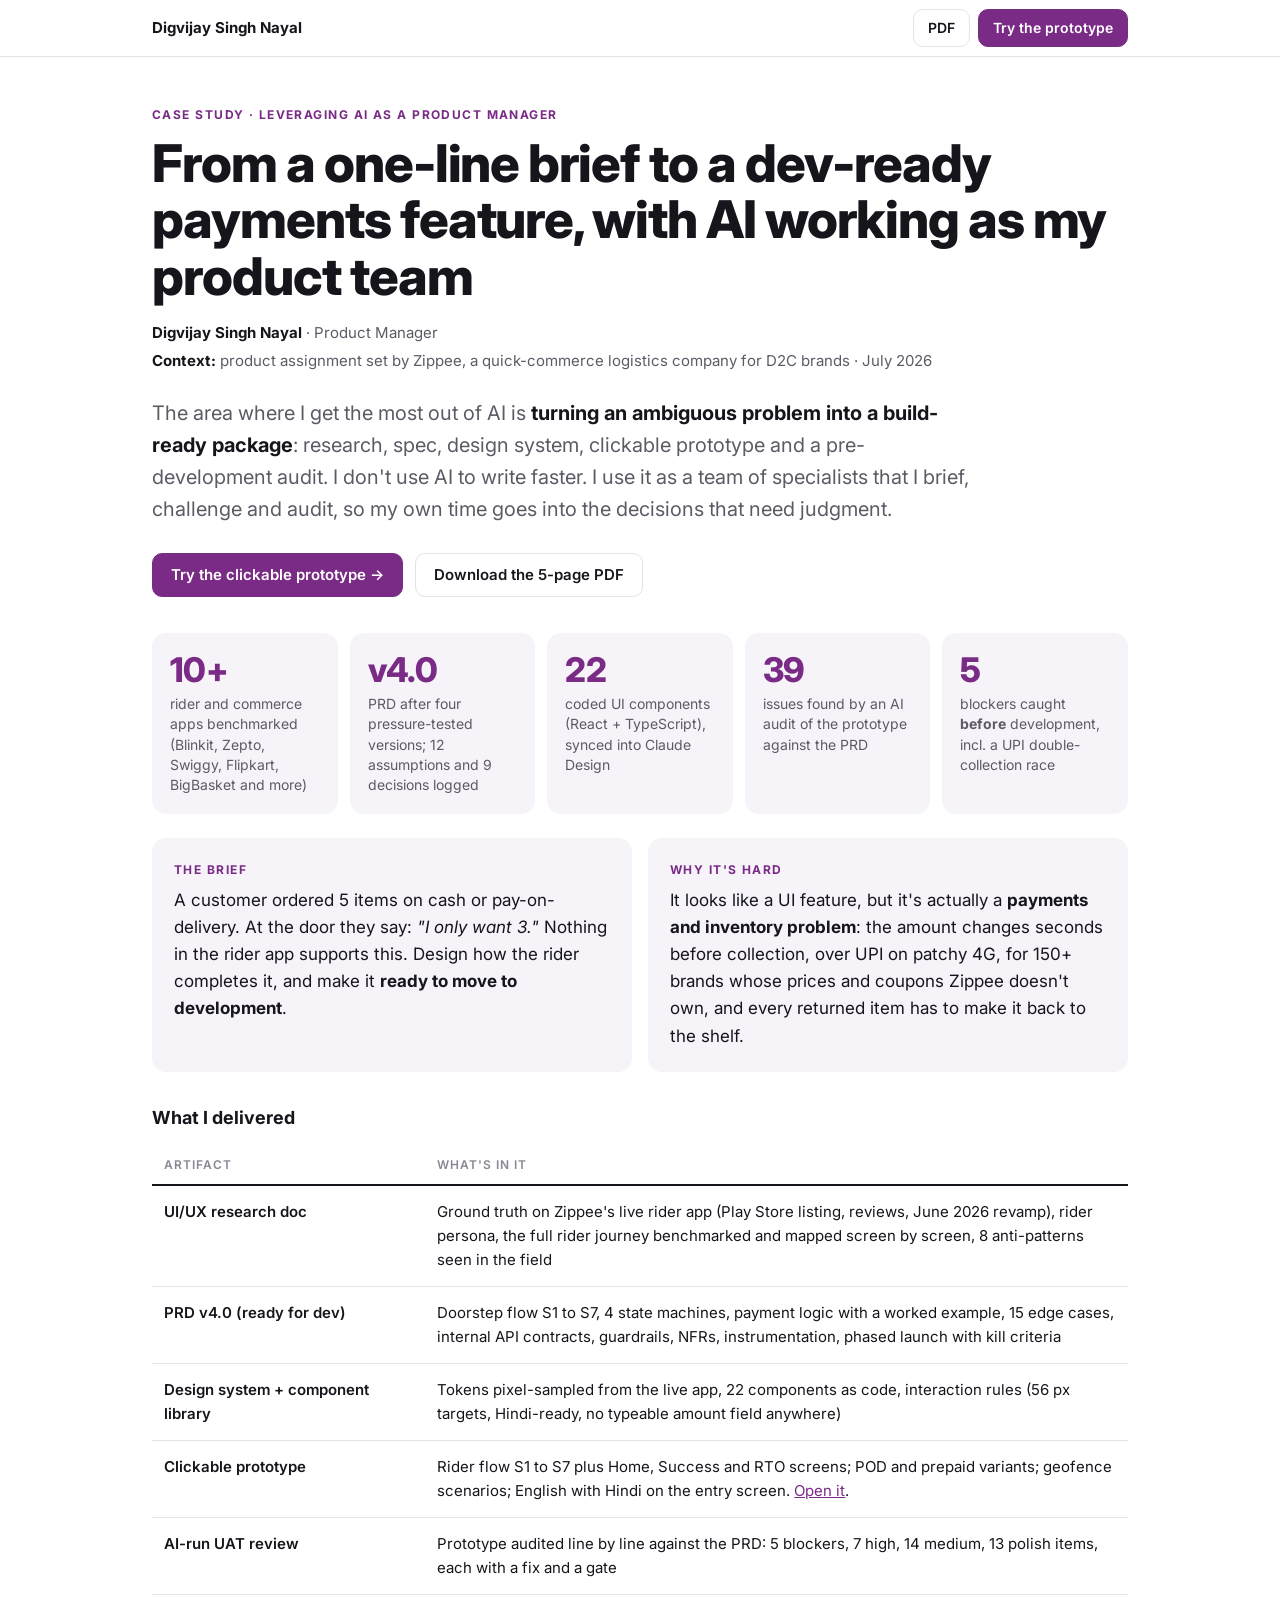
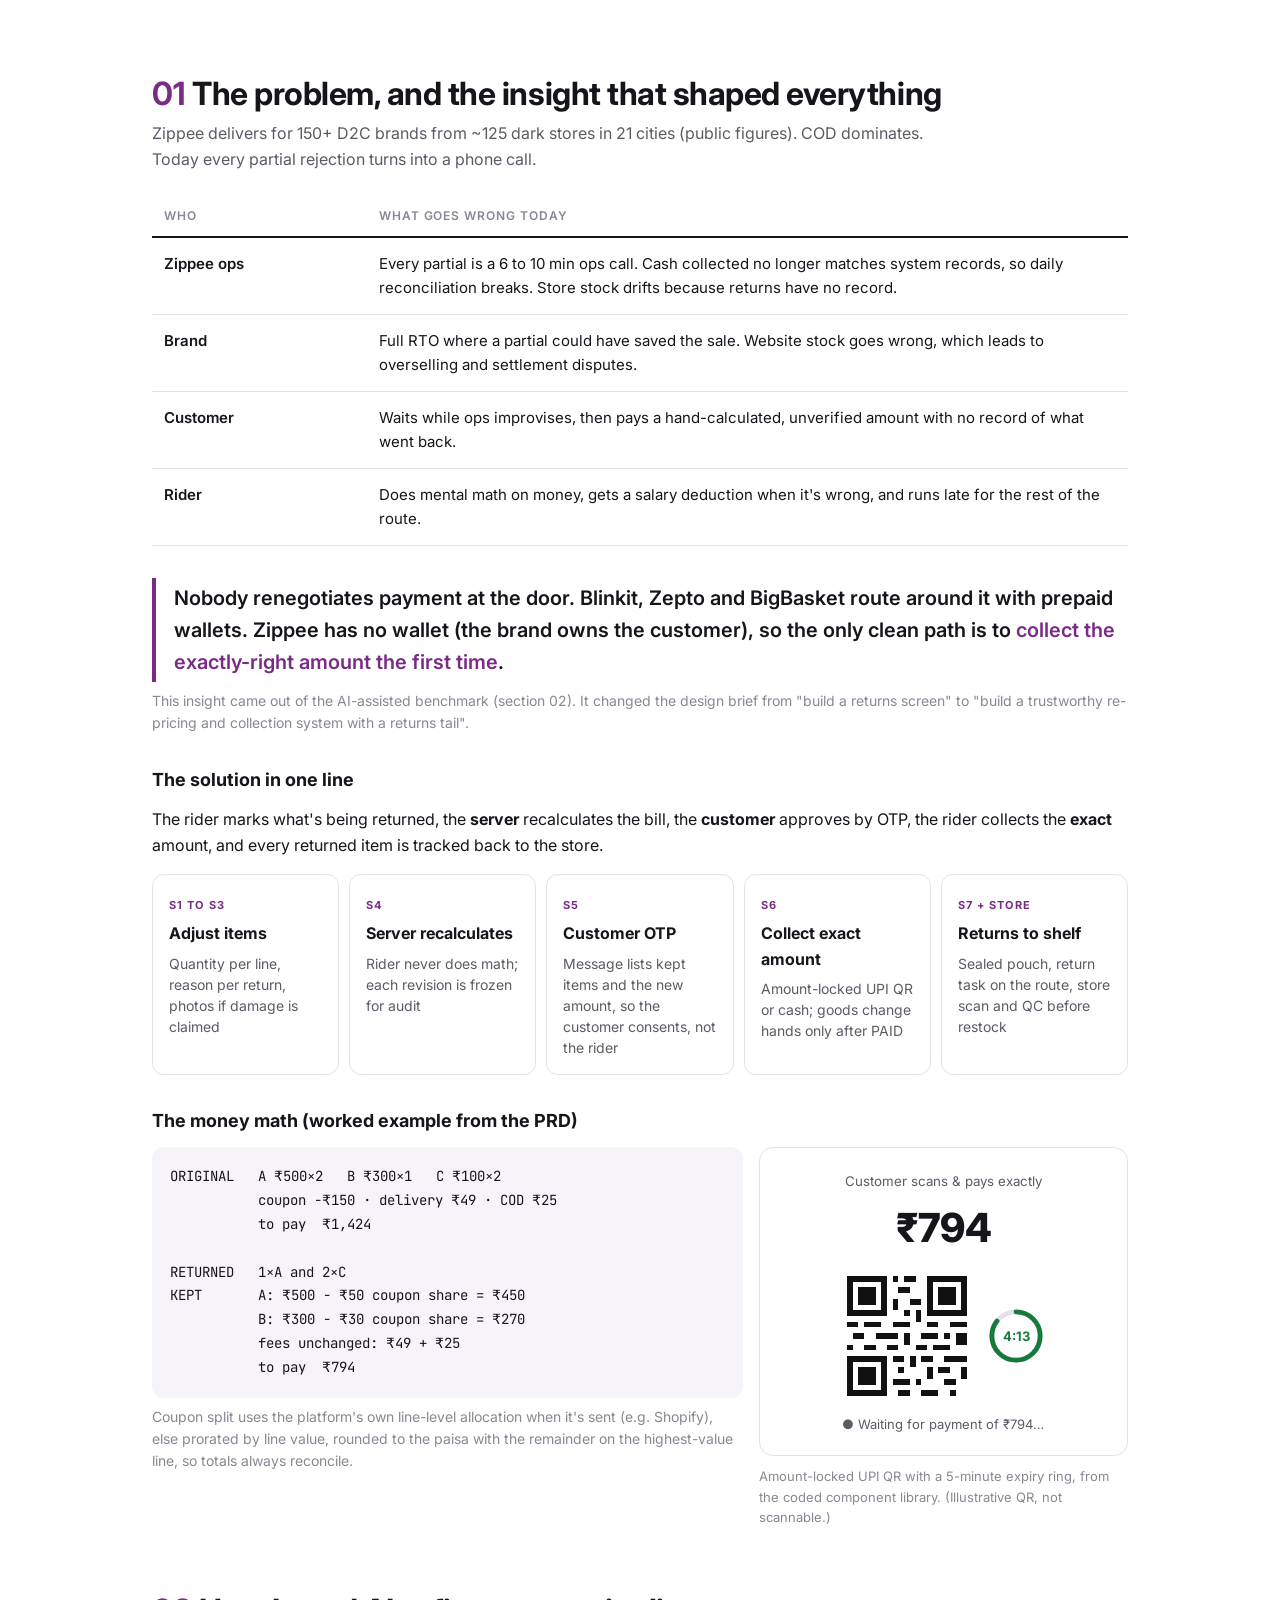
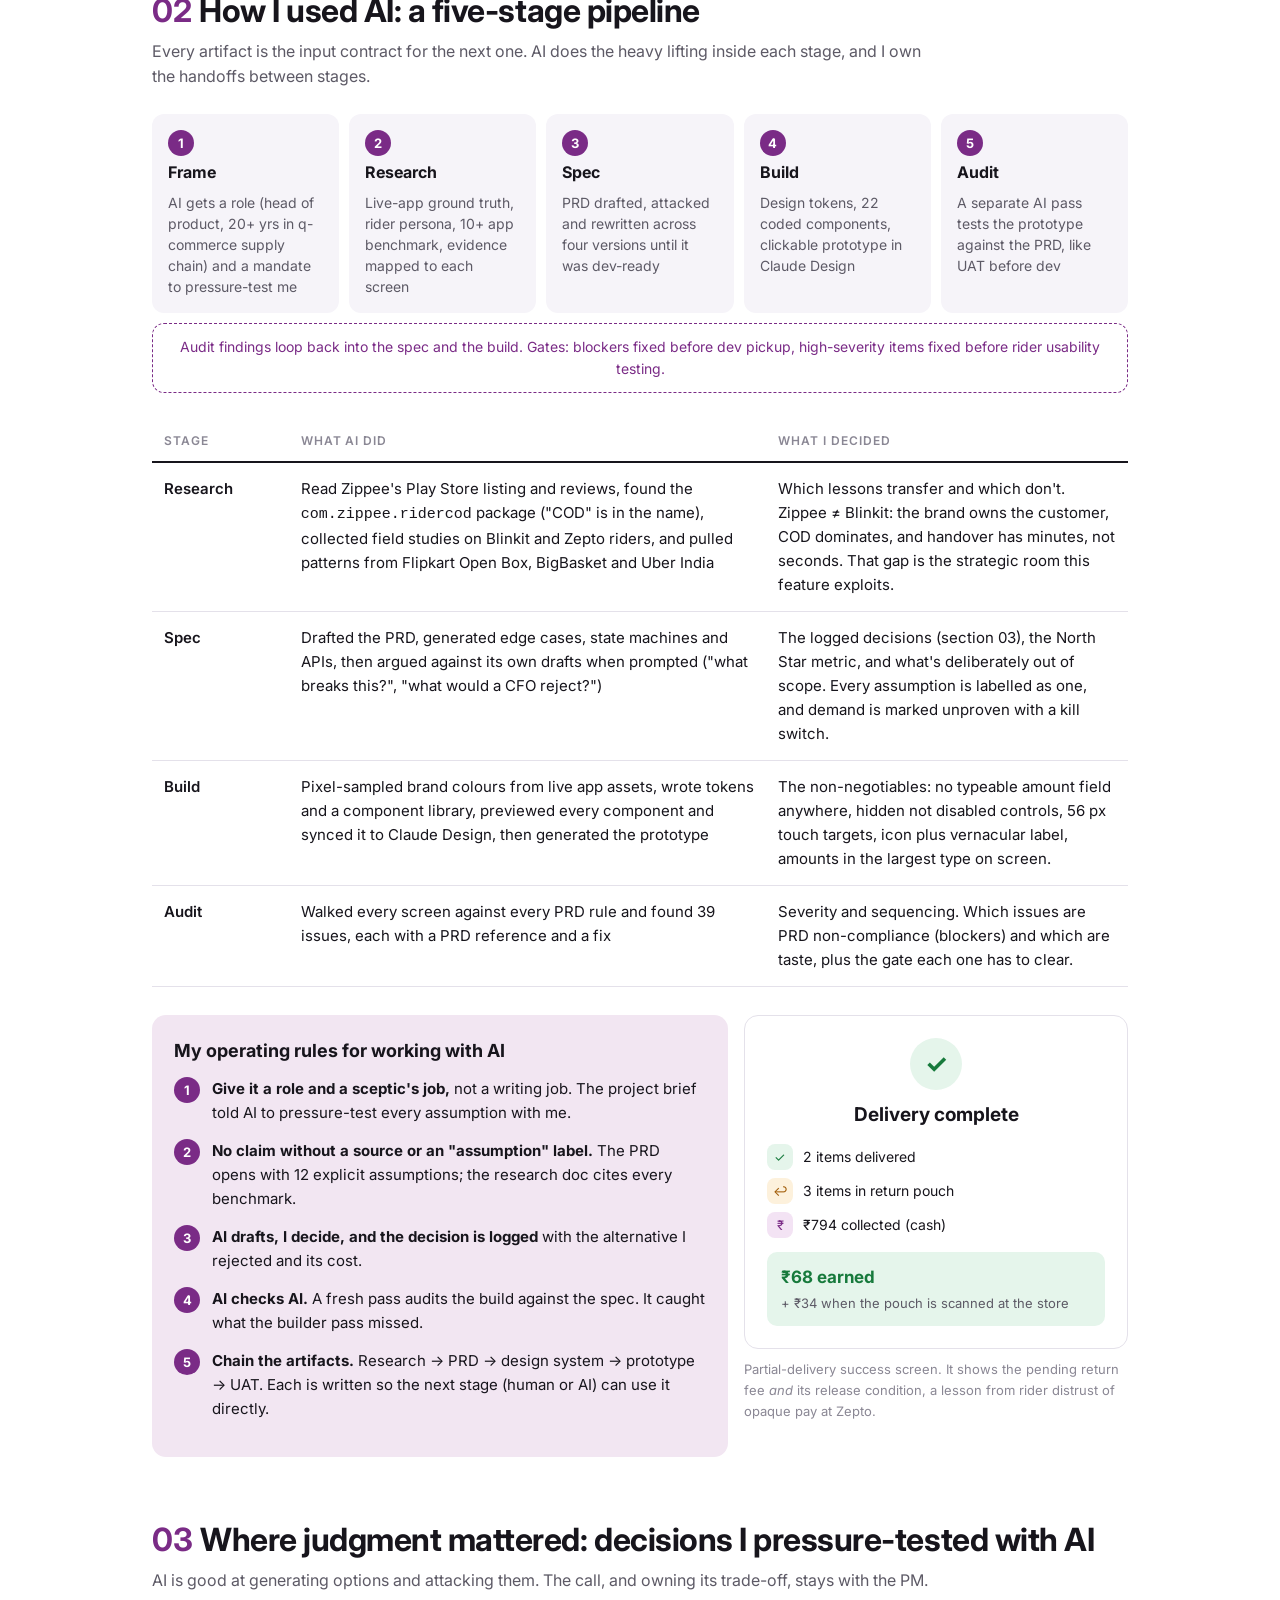
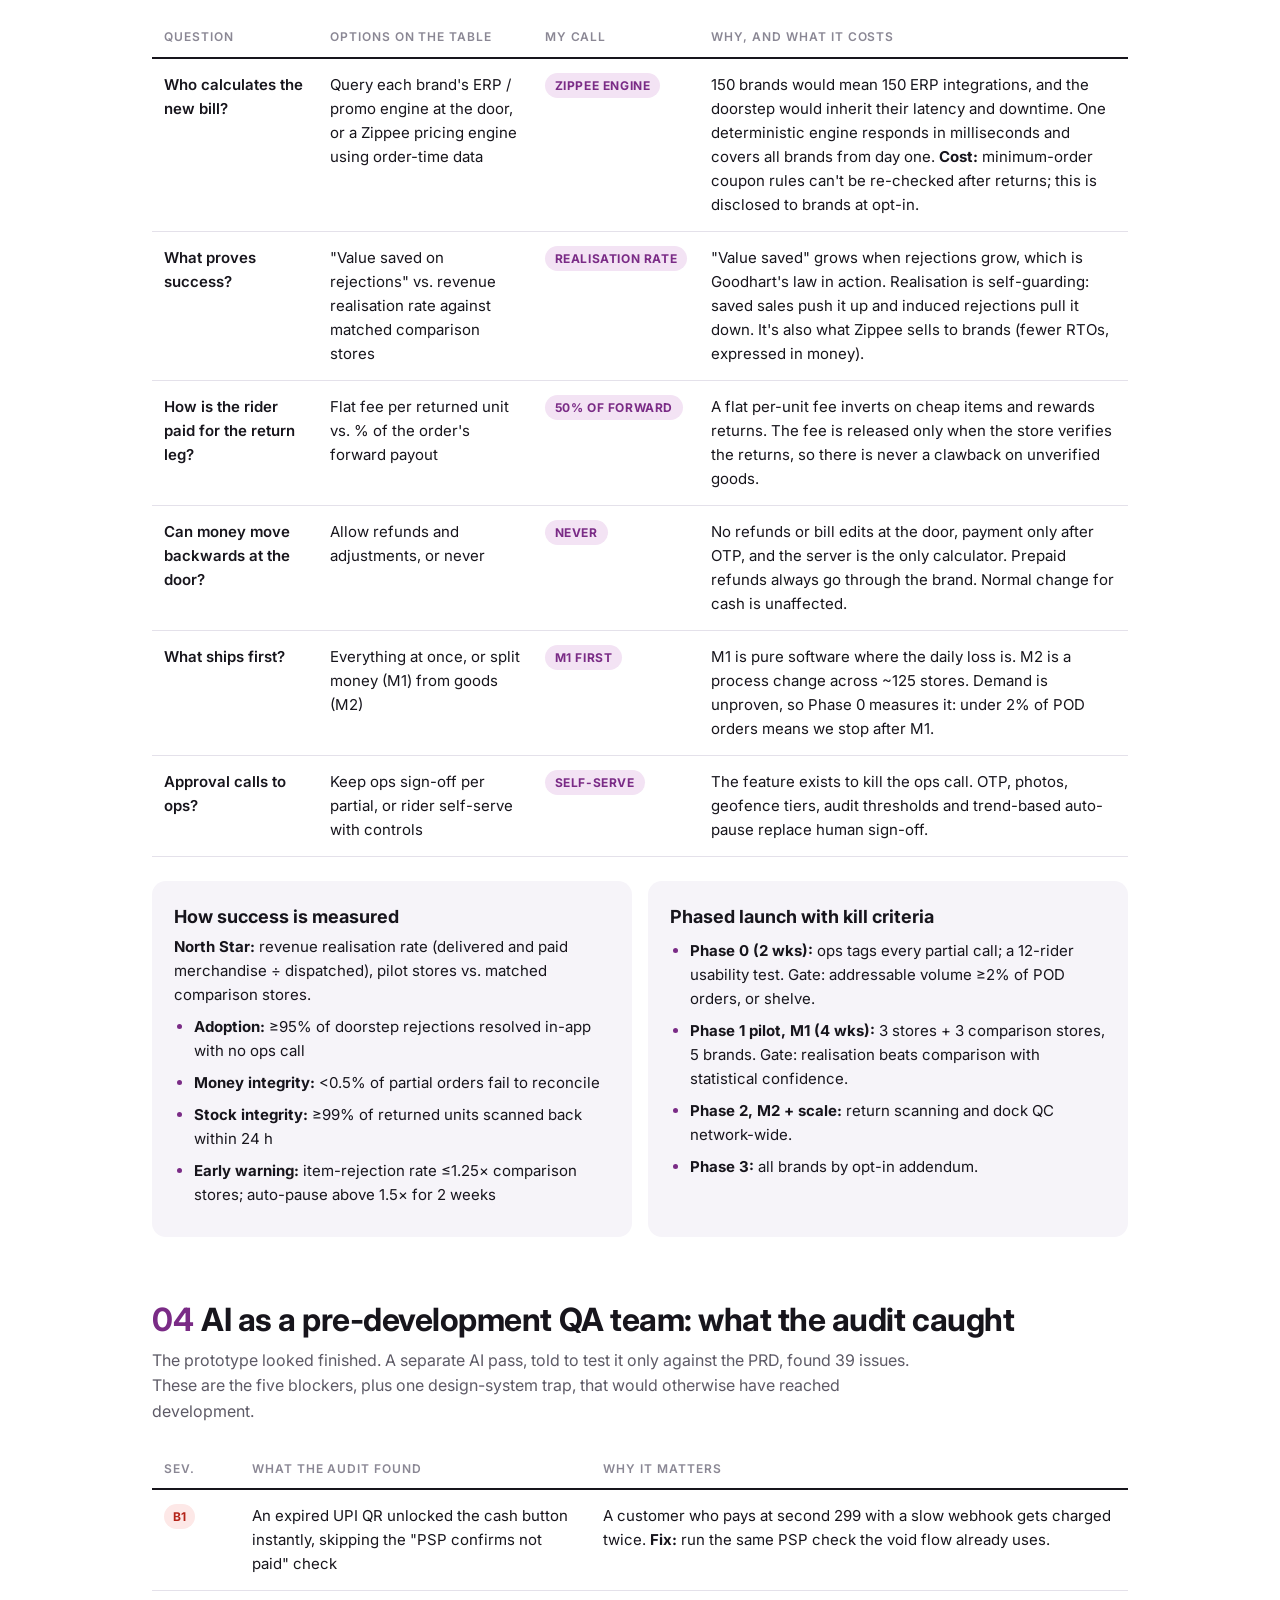
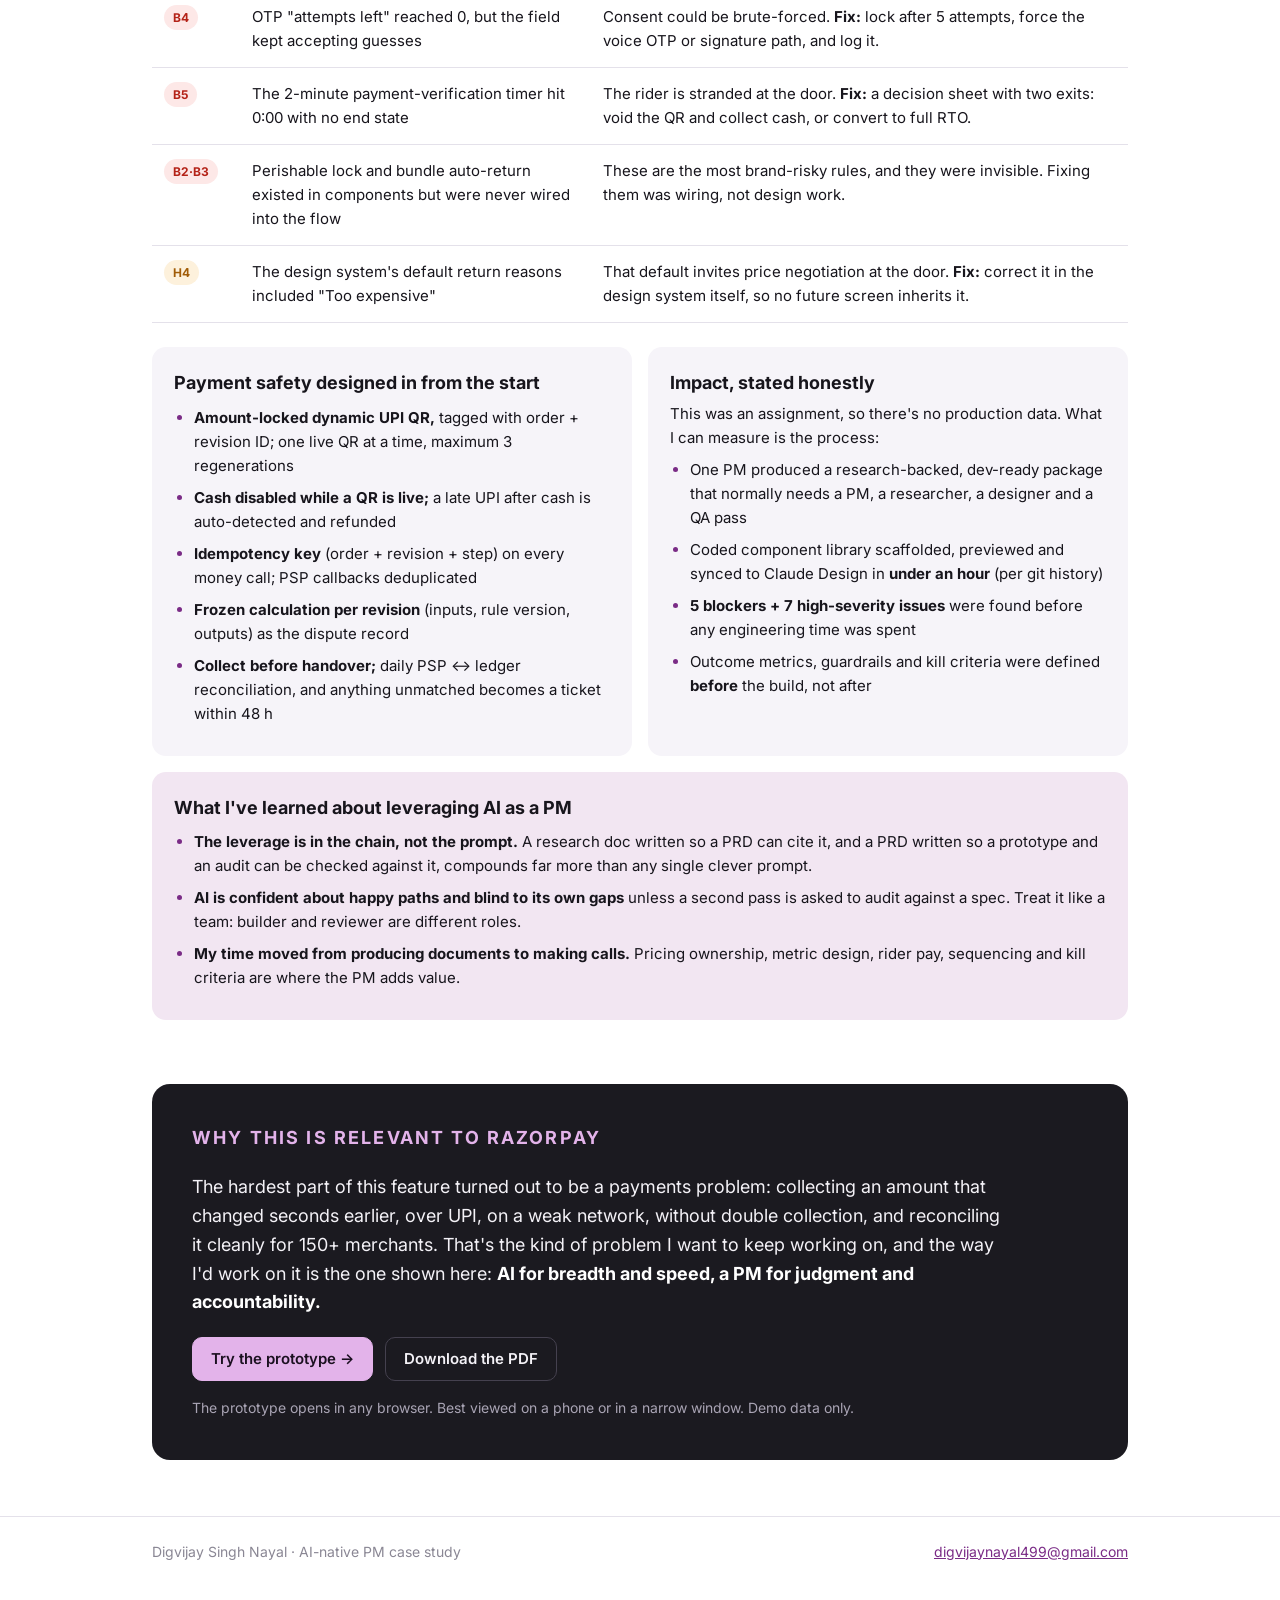
<file: index.html>
<!doctype html>
<html lang="en">
<head>
<meta charset="utf-8">
<meta name="viewport" content="width=device-width, initial-scale=1">
<title>Partial Delivery Case Study</title>
<link rel="icon" href="data:image/svg+xml,%3Csvg xmlns=%22http://www.w3.org/2000/svg%22 viewBox=%220 0 32 32%22%3E%3Crect width=%2232%22 height=%2232%22 rx=%228%22 fill=%22%2385328C%22/%3E%3Cpath d=%22M9 11h14L10 22h13%22 fill=%22none%22 stroke=%22%23fff%22 stroke-width=%223%22 stroke-linecap=%22round%22 stroke-linejoin=%22round%22/%3E%3C/svg%3E">
<meta name="description" content="How I took a one-line brief to a dev-ready payments feature for a quick-commerce rider app, with AI working as my product team. Case study by Digvijay Singh Nayal.">
<link rel="preconnect" href="https://fonts.googleapis.com">
<link rel="preconnect" href="https://fonts.gstatic.com" crossorigin>
<link href="https://fonts.googleapis.com/css2?family=Inter:wght@400;500;600;700;800&family=JetBrains+Mono:wght@400;500&display=swap" rel="stylesheet">
<style>
  :root {
    --bg: #ffffff;
    --surface: #f6f4f9;
    --surface-2: #f2e6f2;
    --text: #17151c;
    --muted: #5d5a66;
    --faint: #8a8794;
    --line: #e4e1ea;
    --accent: #7a2b86;
    --accent-soft: #f3e3f4;
    --dark: #1b1a20;
    --dark-text: #f4f2f7;
    --red: #b42318;
    --red-soft: #fde8e7;
    --amber: #a15c07;
    --amber-soft: #fdf1dc;
    --green: #177a3c;
    --green-soft: #e5f5eb;
  }
  @media (prefers-color-scheme: dark) {
    :root:not([data-theme="light"]) {
      --bg: #121117;
      --surface: #1c1a22;
      --surface-2: #261d2a;
      --text: #efedf3;
      --muted: #b0acba;
      --faint: #8a8695;
      --line: #2e2b36;
      --accent: #d59ce0;
      --accent-soft: #3a2340;
      --dark: #0b0a0e;
      --dark-text: #f4f2f7;
      --red: #ff9b92;
      --red-soft: #3b1d1b;
      --amber: #f3c16f;
      --amber-soft: #3a2c15;
      --green: #7fdc9f;
      --green-soft: #173222;
    }
  }
  :root[data-theme="dark"] {
    --bg: #121117; --surface: #1c1a22; --surface-2: #261d2a; --text: #efedf3; --muted: #b0acba;
    --faint: #8a8695; --line: #2e2b36; --accent: #d59ce0; --accent-soft: #3a2340; --dark: #0b0a0e;
    --dark-text: #f4f2f7; --red: #ff9b92; --red-soft: #3b1d1b; --amber: #f3c16f; --amber-soft: #3a2c15;
    --green: #7fdc9f; --green-soft: #173222;
  }

  * { box-sizing: border-box; }
  html { -webkit-text-size-adjust: 100%; }
  body {
    margin: 0; background: var(--bg); color: var(--text);
    font: 16px/1.6 Inter, system-ui, -apple-system, "Segoe UI", sans-serif;
  }
  a { color: var(--accent); }
  .wrap { max-width: 1040px; margin: 0 auto; padding: 0 16px; }
  @media (min-width: 720px) { .wrap { padding: 0 32px; } }

  /* Top bar */
  .top { position: sticky; top: 0; z-index: 10; background: color-mix(in srgb, var(--bg) 88%, transparent);
    backdrop-filter: blur(8px); border-bottom: 1px solid var(--line); }
  .top .wrap { display: flex; align-items: center; justify-content: space-between; gap: 12px; height: 56px; }
  .top .name { font-weight: 700; font-size: 15px; white-space: nowrap; }
  .top nav { display: flex; gap: 8px; }
  .btn { display: inline-flex; align-items: center; justify-content: center; gap: 8px; min-height: 44px;
    padding: 0 18px; border-radius: 10px; font-weight: 600; font-size: 15px; text-decoration: none;
    border: 1px solid var(--line); color: var(--text); background: var(--bg); white-space: nowrap; }
  .btn.primary { background: var(--accent); color: #fff; border-color: var(--accent); }
  :root[data-theme="dark"] .btn.primary { color: #1b1020; }
  @media (prefers-color-scheme: dark) { :root:not([data-theme="light"]) .btn.primary { color: #1b1020; } }
  .top .btn { min-height: 38px; padding: 0 14px; font-size: 14px; }
  @media (max-width: 520px) { .top .btn.ghost-sm { display: none; } }

  /* Hero */
  .eyebrow { color: var(--accent); font-weight: 700; font-size: 12px; letter-spacing: .12em; text-transform: uppercase; margin: 0 0 12px; }
  header.hero { padding: 48px 0 24px; }
  h1 { font-size: clamp(30px, 5.4vw, 52px); line-height: 1.08; letter-spacing: -.02em; margin: 0 0 16px; font-weight: 800; }
  .byline { color: var(--muted); font-size: 15px; margin: 0 0 4px; }
  .byline b { color: var(--text); }
  .lede { font-size: clamp(17px, 2.2vw, 20px); color: var(--muted); max-width: 820px; margin: 24px 0 0; }
  .lede b { color: var(--text); }
  .cta { display: flex; flex-wrap: wrap; gap: 12px; margin-top: 28px; }

  .stats { display: grid; grid-template-columns: repeat(auto-fit, minmax(160px, 1fr)); gap: 12px; margin: 36px 0 0; }
  .stat { background: var(--surface); border-radius: 14px; padding: 18px; }
  .stat .n { font-size: 34px; font-weight: 800; color: var(--accent); line-height: 1.1; letter-spacing: -.02em; }
  .stat p { margin: 6px 0 0; font-size: 14px; color: var(--muted); line-height: 1.45; }

  .pair { display: grid; gap: 16px; margin-top: 24px; }
  @media (min-width: 760px) { .pair { grid-template-columns: 1fr 1fr; } }
  .card { background: var(--surface); border-radius: 14px; padding: 22px; }
  .card h3 { margin: 0 0 8px; font-size: 12px; letter-spacing: .12em; text-transform: uppercase; color: var(--accent); }
  .card p { margin: 0; font-size: 17px; }

  /* Sections */
  section { padding: 56px 0 8px; }
  h2 { font-size: clamp(24px, 3.6vw, 32px); letter-spacing: -.015em; line-height: 1.2; margin: 0 0 8px; }
  h2 .num { color: var(--accent); margin-right: 8px; }
  .sub { color: var(--muted); margin: 0 0 24px; max-width: 780px; }
  h4 { font-size: 18px; margin: 32px 0 12px; }

  /* Tables → stacked on mobile */
  table { width: 100%; border-collapse: collapse; font-size: 15px; }
  th { text-align: left; font-size: 12px; letter-spacing: .08em; text-transform: uppercase; color: var(--faint);
    font-weight: 600; padding: 10px 12px; border-bottom: 2px solid var(--text); }
  td { padding: 14px 12px; border-bottom: 1px solid var(--line); vertical-align: top; }
  td:first-child { font-weight: 600; }
  @media (max-width: 720px) {
    table, tbody, tr, td { display: block; width: 100%; }
    thead { display: none; }
    tr { border-bottom: 1px solid var(--line); padding: 12px 0; }
    td { border: 0; padding: 4px 0; }
    td[data-l]::before { content: attr(data-l); display: block; font-size: 11px; letter-spacing: .08em;
      text-transform: uppercase; color: var(--faint); font-weight: 600; margin-top: 6px; }
  }

  .insight { border-left: 4px solid var(--accent); padding: 4px 0 4px 18px; margin: 32px 0 8px;
    font-size: clamp(17px, 2.2vw, 20px); font-weight: 600; }
  .insight em { font-style: normal; color: var(--accent); }
  .note { color: var(--faint); font-size: 14px; margin: 8px 0 0; }

  /* Flow strip */
  .flow { display: grid; gap: 10px; grid-template-columns: 1fr; }
  @media (min-width: 640px) { .flow { grid-template-columns: repeat(2, 1fr); } }
  @media (min-width: 960px) { .flow { grid-template-columns: repeat(5, 1fr); } }
  .step { border: 1px solid var(--line); border-radius: 12px; padding: 16px; }
  .step .k { font-size: 11px; font-weight: 700; letter-spacing: .1em; color: var(--accent); text-transform: uppercase; }
  .step b { display: block; margin: 4px 0 6px; }
  .step p { margin: 0; font-size: 14px; color: var(--muted); line-height: 1.5; }

  /* Money math */
  .math { display: grid; gap: 16px; margin-top: 8px; grid-template-columns: minmax(0, 1fr); }
  .math > * { min-width: 0; }
  @media (min-width: 820px) { .math { grid-template-columns: minmax(0, 1.6fr) minmax(0, 1fr); align-items: start; } }
  pre { margin: 0; background: var(--surface); border-radius: 12px; padding: 18px; overflow-x: auto;
    font: 14px/1.7 "JetBrains Mono", ui-monospace, monospace; }
  .qr-card { border: 1px solid var(--line); border-radius: 14px; padding: 20px; text-align: center; }
  .qr-card small { color: var(--muted); }
  .qr-card .amt { font-size: 40px; font-weight: 800; margin: 2px 0 10px; letter-spacing: -.02em; }
  .qr-card .row { display: flex; justify-content: center; align-items: center; gap: 14px; }
  .qr-card svg.qr { width: 132px; height: 132px; border-radius: 6px; background: #fff; padding: 6px; }
  .ring { width: 58px; height: 58px; position: relative; }
  .ring span { position: absolute; inset: 0; display: grid; place-items: center; font-size: 13px; font-weight: 700; color: var(--green); }
  .qr-card .wait { margin-top: 12px; color: var(--muted); font-size: 13px; }

  /* Pipeline */
  .pipe { display: grid; gap: 10px; grid-template-columns: 1fr; }
  @media (min-width: 640px) { .pipe { grid-template-columns: repeat(2, 1fr); } }
  @media (min-width: 960px) { .pipe { grid-template-columns: repeat(5, 1fr); } }
  .pipe .step { background: var(--surface); border: 0; }
  .dot { display: inline-grid; place-items: center; width: 26px; height: 26px; border-radius: 50%;
    background: var(--accent); color: #fff; font-size: 13px; font-weight: 700; }
  :root[data-theme="dark"] .dot { color: #1b1020; }
  @media (prefers-color-scheme: dark) { :root:not([data-theme="light"]) .dot { color: #1b1020; } }
  .loop { margin-top: 10px; border: 1px dashed var(--accent); border-radius: 12px; padding: 12px 16px;
    font-size: 14px; color: var(--accent); text-align: center; }

  .rules { display: grid; gap: 16px; margin-top: 28px; }
  @media (min-width: 820px) { .rules { grid-template-columns: 1.5fr 1fr; align-items: start; } }
  .rules .card { background: var(--surface-2); }
  ol.nice { list-style: none; counter-reset: r; padding: 0; margin: 12px 0 0; }
  ol.nice li { counter-increment: r; position: relative; padding-left: 38px; margin: 0 0 14px; font-size: 15px; }
  ol.nice li::before { content: counter(r); position: absolute; left: 0; top: 0; width: 26px; height: 26px;
    border-radius: 50%; background: var(--accent); color: #fff; font-size: 13px; font-weight: 700; display: grid; place-items: center; }

  .success { border: 1px solid var(--line); border-radius: 14px; padding: 22px; }
  .success .tick { width: 52px; height: 52px; border-radius: 50%; background: var(--green-soft); color: var(--green);
    display: grid; place-items: center; margin: 0 auto 10px; font-size: 26px; font-weight: 700; }
  .success h5 { text-align: center; font-size: 19px; margin: 0 0 14px; }
  .success ul { list-style: none; padding: 0; margin: 0 0 14px; font-size: 14px; }
  .success li { display: flex; gap: 10px; align-items: center; margin-bottom: 8px; }
  .success li i { width: 26px; height: 26px; border-radius: 8px; display: grid; place-items: center; font-style: normal; font-size: 13px; }
  .earned { background: var(--green-soft); border-radius: 10px; padding: 12px 14px; }
  .earned b { color: var(--green); font-size: 17px; }
  .earned p { margin: 2px 0 0; font-size: 13px; color: var(--muted); }
  .caption { color: var(--faint); font-size: 13px; margin: 10px 0 0; }

  .tag { display: inline-block; background: var(--accent-soft); color: var(--accent); font-size: 12px; font-weight: 700;
    letter-spacing: .05em; padding: 3px 10px; border-radius: 999px; white-space: nowrap; }
  .sev { display: inline-block; font-size: 12px; font-weight: 700; padding: 3px 9px; border-radius: 999px;
    background: var(--red-soft); color: var(--red); }
  .sev.h { background: var(--amber-soft); color: var(--amber); }

  .grid2 { display: grid; gap: 16px; margin-top: 24px; }
  @media (min-width: 760px) { .grid2 { grid-template-columns: 1fr 1fr; } }
  ul.bul { padding-left: 20px; margin: 8px 0 0; }
  ul.bul li { margin-bottom: 8px; font-size: 15px; }
  ul.bul li::marker { color: var(--accent); }
  .card h4 { margin: 0 0 4px; }

  .learned { background: var(--surface-2); }
  .razorpay { background: var(--dark); color: var(--dark-text); border-radius: 18px; padding: 32px 24px; margin: 56px 0 0; }
  @media (min-width: 720px) { .razorpay { padding: 40px; } }
  .razorpay .eyebrow { color: #e3b3ea; }
  .razorpay p { font-size: 18px; margin: 0 0 20px; max-width: 820px; }
  .razorpay b { color: #fff; }
  .razorpay .cta { margin-top: 8px; }
  .razorpay .btn { background: transparent; color: var(--dark-text); border-color: #45414f; }
  .razorpay .btn.primary { background: #e3b3ea; color: #1b1020; border-color: #e3b3ea; }

  footer { color: var(--faint); font-size: 14px; border-top: 1px solid var(--line); margin-top: 56px; padding: 24px 0 40px; }
  footer .wrap { display: flex; flex-wrap: wrap; justify-content: space-between; gap: 8px; }
</style>
</head>
<body>

<div class="top">
  <div class="wrap">
    <span class="name">Digvijay Singh Nayal</span>
    <nav>
      <a class="btn ghost-sm" href="assets/Digvijay_AI_PM_Case_Study.pdf" download>PDF</a>
      <a class="btn primary" href="prototype/">Try the prototype</a>
    </nav>
  </div>
</div>

<main class="wrap">

  <header class="hero">
    <p class="eyebrow">Case study · Leveraging AI as a product manager</p>
    <h1>From a one-line brief to a dev-ready payments feature, with AI working as my product team</h1>
    <p class="byline"><b>Digvijay Singh Nayal</b> · Product Manager</p>
    <p class="byline"><b>Context:</b> product assignment set by Zippee, a quick-commerce logistics company for D2C brands · July 2026</p>
    <p class="lede">The area where I get the most out of AI is <b>turning an ambiguous problem into a build-ready package</b>: research, spec, design system, clickable prototype and a pre-development audit. I don't use AI to write faster. I use it as a team of specialists that I brief, challenge and audit, so my own time goes into the decisions that need judgment.</p>
    <div class="cta">
      <a class="btn primary" href="prototype/">Try the clickable prototype →</a>
      <a class="btn" href="assets/Digvijay_AI_PM_Case_Study.pdf" download>Download the 5-page PDF</a>
    </div>

    <div class="stats">
      <div class="stat"><div class="n">10+</div><p>rider and commerce apps benchmarked (Blinkit, Zepto, Swiggy, Flipkart, BigBasket and more)</p></div>
      <div class="stat"><div class="n">v4.0</div><p>PRD after four pressure-tested versions; 12 assumptions and 9 decisions logged</p></div>
      <div class="stat"><div class="n">22</div><p>coded UI components (React + TypeScript), synced into Claude Design</p></div>
      <div class="stat"><div class="n">39</div><p>issues found by an AI audit of the prototype against the PRD</p></div>
      <div class="stat"><div class="n">5</div><p>blockers caught <b>before</b> development, incl. a UPI double-collection race</p></div>
    </div>

    <div class="pair">
      <div class="card">
        <h3>The brief</h3>
        <p>A customer ordered 5 items on cash or pay-on-delivery. At the door they say: <em>"I only want 3."</em> Nothing in the rider app supports this. Design how the rider completes it, and make it <b>ready to move to development</b>.</p>
      </div>
      <div class="card">
        <h3>Why it's hard</h3>
        <p>It looks like a UI feature, but it's actually a <b>payments and inventory problem</b>: the amount changes seconds before collection, over UPI on patchy 4G, for 150+ brands whose prices and coupons Zippee doesn't own, and every returned item has to make it back to the shelf.</p>
      </div>
    </div>

    <h4>What I delivered</h4>
    <table>
      <thead><tr><th style="width:28%">Artifact</th><th>What's in it</th></tr></thead>
      <tbody>
        <tr><td>UI/UX research doc</td><td data-l="What's in it">Ground truth on Zippee's live rider app (Play Store listing, reviews, June 2026 revamp), rider persona, the full rider journey benchmarked and mapped screen by screen, 8 anti-patterns seen in the field</td></tr>
        <tr><td>PRD v4.0 (ready for dev)</td><td data-l="What's in it">Doorstep flow S1 to S7, 4 state machines, payment logic with a worked example, 15 edge cases, internal API contracts, guardrails, NFRs, instrumentation, phased launch with kill criteria</td></tr>
        <tr><td>Design system + component library</td><td data-l="What's in it">Tokens pixel-sampled from the live app, 22 components as code, interaction rules (56 px targets, Hindi-ready, no typeable amount field anywhere)</td></tr>
        <tr><td>Clickable prototype</td><td data-l="What's in it">Rider flow S1 to S7 plus Home, Success and RTO screens; POD and prepaid variants; geofence scenarios; English with Hindi on the entry screen. <a href="prototype/">Open it</a>.</td></tr>
        <tr><td>AI-run UAT review</td><td data-l="What's in it">Prototype audited line by line against the PRD: 5 blockers, 7 high, 14 medium, 13 polish items, each with a fix and a gate</td></tr>
      </tbody>
    </table>
  </header>

  <!-- 01 -->
  <section id="problem">
    <h2><span class="num">01</span>The problem, and the insight that shaped everything</h2>
    <p class="sub">Zippee delivers for 150+ D2C brands from ~125 dark stores in 21 cities (public figures). COD dominates. Today every partial rejection turns into a phone call.</p>
    <table>
      <thead><tr><th style="width:22%">Who</th><th>What goes wrong today</th></tr></thead>
      <tbody>
        <tr><td>Zippee ops</td><td data-l="What goes wrong">Every partial is a 6 to 10 min ops call. Cash collected no longer matches system records, so daily reconciliation breaks. Store stock drifts because returns have no record.</td></tr>
        <tr><td>Brand</td><td data-l="What goes wrong">Full RTO where a partial could have saved the sale. Website stock goes wrong, which leads to overselling and settlement disputes.</td></tr>
        <tr><td>Customer</td><td data-l="What goes wrong">Waits while ops improvises, then pays a hand-calculated, unverified amount with no record of what went back.</td></tr>
        <tr><td>Rider</td><td data-l="What goes wrong">Does mental math on money, gets a salary deduction when it's wrong, and runs late for the rest of the route.</td></tr>
      </tbody>
    </table>

    <p class="insight">Nobody renegotiates payment at the door. Blinkit, Zepto and BigBasket route around it with prepaid wallets. Zippee has no wallet (the brand owns the customer), so the only clean path is to <em>collect the exactly-right amount the first time</em>.</p>
    <p class="note">This insight came out of the AI-assisted benchmark (section 02). It changed the design brief from "build a returns screen" to "build a trustworthy re-pricing and collection system with a returns tail".</p>

    <h4>The solution in one line</h4>
    <p style="margin:0 0 16px">The rider marks what's being returned, the <b>server</b> recalculates the bill, the <b>customer</b> approves by OTP, the rider collects the <b>exact</b> amount, and every returned item is tracked back to the store.</p>
    <div class="flow">
      <div class="step"><span class="k">S1 to S3</span><b>Adjust items</b><p>Quantity per line, reason per return, photos if damage is claimed</p></div>
      <div class="step"><span class="k">S4</span><b>Server recalculates</b><p>Rider never does math; each revision is frozen for audit</p></div>
      <div class="step"><span class="k">S5</span><b>Customer OTP</b><p>Message lists kept items and the new amount, so the customer consents, not the rider</p></div>
      <div class="step"><span class="k">S6</span><b>Collect exact amount</b><p>Amount-locked UPI QR or cash; goods change hands only after PAID</p></div>
      <div class="step"><span class="k">S7 + store</span><b>Returns to shelf</b><p>Sealed pouch, return task on the route, store scan and QC before restock</p></div>
    </div>

    <h4>The money math (worked example from the PRD)</h4>
    <div class="math">
      <div>
<pre>ORIGINAL   A ₹500×2   B ₹300×1   C ₹100×2
           coupon −₹150 · delivery ₹49 · COD ₹25
           to pay  ₹1,424

RETURNED   1×A and 2×C
KEPT       A: ₹500 − ₹50 coupon share = ₹450
           B: ₹300 − ₹30 coupon share = ₹270
           fees unchanged: ₹49 + ₹25
           to pay  ₹794</pre>
        <p class="note">Coupon split uses the platform's own line-level allocation when it's sent (e.g. Shopify), else prorated by line value, rounded to the paisa with the remainder on the highest-value line, so totals always reconcile.</p>
      </div>
      <figure style="margin:0">
        <div class="qr-card" aria-label="Illustration of the amount-locked UPI QR screen">
          <small>Customer scans &amp; pays exactly</small>
          <div class="amt">₹794</div>
          <div class="row">
            <svg class="qr" viewBox="0 0 21 21" shape-rendering="crispEdges" aria-hidden="true">
              <path fill="#111" d="M0 0h7v7H0zM1 1v5h5V1zM2 2h3v3H2zM14 0h7v7h-7zM15 1v5h5V1zM16 2h3v3h-3zM0 14h7v7H0zM1 15v5h5v-5zM2 16h3v3H2zM8 0h1v1H8zM10 0h2v1h-2zM9 2h2v1H9zM8 4h1v2H8zM11 4h2v1h-2zM10 6h1v1h-1zM12 6h1v2h-1zM0 8h2v1H0zM3 8h3v1H3zM8 8h3v1H8zM14 8h2v1h-2zM18 8h3v1h-3zM1 10h2v1H1zM5 10h4v1H5zM10 10h1v2h-1zM13 10h3v1h-3zM17 10h1v1h-1zM19 10h2v2h-2zM0 12h1v1H0zM3 12h2v1H3zM7 12h2v1H7zM12 12h2v1h-2zM15 12h3v1h-3zM8 14h2v1H8zM11 14h1v2h-1zM13 14h2v1h-2zM17 14h4v1h-4zM9 16h1v1H9zM14 16h1v2h-1zM16 16h2v1h-2zM20 16h1v2h-1zM8 18h3v1H8zM12 18h1v1h-1zM17 18h2v1h-2zM9 20h2v1H9zM13 20h3v1h-3zM18 20h1v1h-1z"/>
            </svg>
            <div class="ring">
              <svg viewBox="0 0 36 36" width="58" height="58" aria-hidden="true">
                <circle cx="18" cy="18" r="15" fill="none" stroke="var(--line)" stroke-width="3"/>
                <circle cx="18" cy="18" r="15" fill="none" stroke="var(--green)" stroke-width="3" stroke-dasharray="94.2" stroke-dashoffset="14" transform="rotate(-90 18 18)" stroke-linecap="round"/>
              </svg>
              <span>4:13</span>
            </div>
          </div>
          <div class="wait">● Waiting for payment of ₹794…</div>
        </div>
        <figcaption class="caption">Amount-locked UPI QR with a 5-minute expiry ring, from the coded component library. (Illustrative QR, not scannable.)</figcaption>
      </figure>
    </div>
  </section>

  <!-- 02 -->
  <section id="pipeline">
    <h2><span class="num">02</span>How I used AI: a five-stage pipeline</h2>
    <p class="sub">Every artifact is the input contract for the next one. AI does the heavy lifting inside each stage, and I own the handoffs between stages.</p>
    <div class="pipe">
      <div class="step"><span class="dot">1</span><b>Frame</b><p>AI gets a role (head of product, 20+ yrs in q-commerce supply chain) and a mandate to pressure-test me</p></div>
      <div class="step"><span class="dot">2</span><b>Research</b><p>Live-app ground truth, rider persona, 10+ app benchmark, evidence mapped to each screen</p></div>
      <div class="step"><span class="dot">3</span><b>Spec</b><p>PRD drafted, attacked and rewritten across four versions until it was dev-ready</p></div>
      <div class="step"><span class="dot">4</span><b>Build</b><p>Design tokens, 22 coded components, clickable prototype in Claude Design</p></div>
      <div class="step"><span class="dot">5</span><b>Audit</b><p>A separate AI pass tests the prototype against the PRD, like UAT before dev</p></div>
    </div>
    <div class="loop">Audit findings loop back into the spec and the build. Gates: blockers fixed before dev pickup, high-severity items fixed before rider usability testing.</div>

    <table style="margin-top:28px">
      <thead><tr><th style="width:14%">Stage</th><th>What AI did</th><th>What I decided</th></tr></thead>
      <tbody>
        <tr><td>Research</td><td data-l="What AI did">Read Zippee's Play Store listing and reviews, found the <code>com.zippee.ridercod</code> package ("COD" is in the name), collected field studies on Blinkit and Zepto riders, and pulled patterns from Flipkart Open Box, BigBasket and Uber India</td><td data-l="What I decided">Which lessons transfer and which don't. Zippee ≠ Blinkit: the brand owns the customer, COD dominates, and handover has minutes, not seconds. That gap is the strategic room this feature exploits.</td></tr>
        <tr><td>Spec</td><td data-l="What AI did">Drafted the PRD, generated edge cases, state machines and APIs, then argued against its own drafts when prompted ("what breaks this?", "what would a CFO reject?")</td><td data-l="What I decided">The logged decisions (section 03), the North Star metric, and what's deliberately out of scope. Every assumption is labelled as one, and demand is marked unproven with a kill switch.</td></tr>
        <tr><td>Build</td><td data-l="What AI did">Pixel-sampled brand colours from live app assets, wrote tokens and a component library, previewed every component and synced it to Claude Design, then generated the prototype</td><td data-l="What I decided">The non-negotiables: no typeable amount field anywhere, hidden not disabled controls, 56 px touch targets, icon plus vernacular label, amounts in the largest type on screen.</td></tr>
        <tr><td>Audit</td><td data-l="What AI did">Walked every screen against every PRD rule and found 39 issues, each with a PRD reference and a fix</td><td data-l="What I decided">Severity and sequencing. Which issues are PRD non-compliance (blockers) and which are taste, plus the gate each one has to clear.</td></tr>
      </tbody>
    </table>

    <div class="rules">
      <div class="card">
        <h4>My operating rules for working with AI</h4>
        <ol class="nice">
          <li><b>Give it a role and a sceptic's job,</b> not a writing job. The project brief told AI to pressure-test every assumption with me.</li>
          <li><b>No claim without a source or an "assumption" label.</b> The PRD opens with 12 explicit assumptions; the research doc cites every benchmark.</li>
          <li><b>AI drafts, I decide, and the decision is logged</b> with the alternative I rejected and its cost.</li>
          <li><b>AI checks AI.</b> A fresh pass audits the build against the spec. It caught what the builder pass missed.</li>
          <li><b>Chain the artifacts.</b> Research → PRD → design system → prototype → UAT. Each is written so the next stage (human or AI) can use it directly.</li>
        </ol>
      </div>
      <figure style="margin:0">
        <div class="success" aria-label="Illustration of the partial-delivery success screen">
          <div class="tick">✓</div>
          <h5>Delivery complete</h5>
          <ul>
            <li><i style="background:var(--green-soft);color:var(--green)">✓</i>2 items delivered</li>
            <li><i style="background:var(--amber-soft);color:var(--amber)">↩</i>3 items in return pouch</li>
            <li><i style="background:var(--accent-soft);color:var(--accent)">₹</i>₹794 collected (cash)</li>
          </ul>
          <div class="earned"><b>₹68 earned</b><p>+ ₹34 when the pouch is scanned at the store</p></div>
        </div>
        <figcaption class="caption">Partial-delivery success screen. It shows the pending return fee <em>and</em> its release condition, a lesson from rider distrust of opaque pay at Zepto.</figcaption>
      </figure>
    </div>
  </section>

  <!-- 03 -->
  <section id="decisions">
    <h2><span class="num">03</span>Where judgment mattered: decisions I pressure-tested with AI</h2>
    <p class="sub">AI is good at generating options and attacking them. The call, and owning its trade-off, stays with the PM.</p>
    <table>
      <thead><tr><th style="width:17%">Question</th><th style="width:22%">Options on the table</th><th style="width:15%">My call</th><th>Why, and what it costs</th></tr></thead>
      <tbody>
        <tr><td>Who calculates the new bill?</td><td data-l="Options">Query each brand's ERP / promo engine at the door, or a Zippee pricing engine using order-time data</td><td data-l="My call"><span class="tag">ZIPPEE ENGINE</span></td><td data-l="Why, and what it costs">150 brands would mean 150 ERP integrations, and the doorstep would inherit their latency and downtime. One deterministic engine responds in milliseconds and covers all brands from day one. <b>Cost:</b> minimum-order coupon rules can't be re-checked after returns; this is disclosed to brands at opt-in.</td></tr>
        <tr><td>What proves success?</td><td data-l="Options">"Value saved on rejections" vs. revenue realisation rate against matched comparison stores</td><td data-l="My call"><span class="tag">REALISATION RATE</span></td><td data-l="Why, and what it costs">"Value saved" grows when rejections grow, which is Goodhart's law in action. Realisation is self-guarding: saved sales push it up and induced rejections pull it down. It's also what Zippee sells to brands (fewer RTOs, expressed in money).</td></tr>
        <tr><td>How is the rider paid for the return leg?</td><td data-l="Options">Flat fee per returned unit vs. % of the order's forward payout</td><td data-l="My call"><span class="tag">50% OF FORWARD</span></td><td data-l="Why, and what it costs">A flat per-unit fee inverts on cheap items and rewards returns. The fee is released only when the store verifies the returns, so there is never a clawback on unverified goods.</td></tr>
        <tr><td>Can money move backwards at the door?</td><td data-l="Options">Allow refunds and adjustments, or never</td><td data-l="My call"><span class="tag">NEVER</span></td><td data-l="Why, and what it costs">No refunds or bill edits at the door, payment only after OTP, and the server is the only calculator. Prepaid refunds always go through the brand. Normal change for cash is unaffected.</td></tr>
        <tr><td>What ships first?</td><td data-l="Options">Everything at once, or split money (M1) from goods (M2)</td><td data-l="My call"><span class="tag">M1 FIRST</span></td><td data-l="Why, and what it costs">M1 is pure software where the daily loss is. M2 is a process change across ~125 stores. Demand is unproven, so Phase 0 measures it: under 2% of POD orders means we stop after M1.</td></tr>
        <tr><td>Approval calls to ops?</td><td data-l="Options">Keep ops sign-off per partial, or rider self-serve with controls</td><td data-l="My call"><span class="tag">SELF-SERVE</span></td><td data-l="Why, and what it costs">The feature exists to kill the ops call. OTP, photos, geofence tiers, audit thresholds and trend-based auto-pause replace human sign-off.</td></tr>
      </tbody>
    </table>

    <div class="grid2">
      <div class="card">
        <h4>How success is measured</h4>
        <p style="font-size:15px"><b>North Star:</b> revenue realisation rate (delivered and paid merchandise ÷ dispatched), pilot stores vs. matched comparison stores.</p>
        <ul class="bul">
          <li><b>Adoption:</b> ≥95% of doorstep rejections resolved in-app with no ops call</li>
          <li><b>Money integrity:</b> &lt;0.5% of partial orders fail to reconcile</li>
          <li><b>Stock integrity:</b> ≥99% of returned units scanned back within 24 h</li>
          <li><b>Early warning:</b> item-rejection rate ≤1.25× comparison stores; auto-pause above 1.5× for 2 weeks</li>
        </ul>
      </div>
      <div class="card">
        <h4>Phased launch with kill criteria</h4>
        <ul class="bul">
          <li><b>Phase 0 (2 wks):</b> ops tags every partial call; a 12-rider usability test. Gate: addressable volume ≥2% of POD orders, or shelve.</li>
          <li><b>Phase 1 pilot, M1 (4 wks):</b> 3 stores + 3 comparison stores, 5 brands. Gate: realisation beats comparison with statistical confidence.</li>
          <li><b>Phase 2, M2 + scale:</b> return scanning and dock QC network-wide.</li>
          <li><b>Phase 3:</b> all brands by opt-in addendum.</li>
        </ul>
      </div>
    </div>
  </section>

  <!-- 04 -->
  <section id="audit">
    <h2><span class="num">04</span>AI as a pre-development QA team: what the audit caught</h2>
    <p class="sub">The prototype looked finished. A separate AI pass, told to test it only against the PRD, found 39 issues. These are the five blockers, plus one design-system trap, that would otherwise have reached development.</p>
    <table>
      <thead><tr><th style="width:9%">Sev.</th><th style="width:36%">What the audit found</th><th>Why it matters</th></tr></thead>
      <tbody>
        <tr><td><span class="sev">B1</span></td><td data-l="What the audit found">An expired UPI QR unlocked the cash button instantly, skipping the "PSP confirms not paid" check</td><td data-l="Why it matters">A customer who pays at second 299 with a slow webhook gets charged twice. <b>Fix:</b> run the same PSP check the void flow already uses.</td></tr>
        <tr><td><span class="sev">B4</span></td><td data-l="What the audit found">OTP "attempts left" reached 0, but the field kept accepting guesses</td><td data-l="Why it matters">Consent could be brute-forced. <b>Fix:</b> lock after 5 attempts, force the voice OTP or signature path, and log it.</td></tr>
        <tr><td><span class="sev">B5</span></td><td data-l="What the audit found">The 2-minute payment-verification timer hit 0:00 with no end state</td><td data-l="Why it matters">The rider is stranded at the door. <b>Fix:</b> a decision sheet with two exits: void the QR and collect cash, or convert to full RTO.</td></tr>
        <tr><td><span class="sev">B2·B3</span></td><td data-l="What the audit found">Perishable lock and bundle auto-return existed in components but were never wired into the flow</td><td data-l="Why it matters">These are the most brand-risky rules, and they were invisible. Fixing them was wiring, not design work.</td></tr>
        <tr><td><span class="sev h">H4</span></td><td data-l="What the audit found">The design system's default return reasons included "Too expensive"</td><td data-l="Why it matters">That default invites price negotiation at the door. <b>Fix:</b> correct it in the design system itself, so no future screen inherits it.</td></tr>
      </tbody>
    </table>

    <div class="grid2">
      <div class="card">
        <h4>Payment safety designed in from the start</h4>
        <ul class="bul">
          <li><b>Amount-locked dynamic UPI QR,</b> tagged with order + revision ID; one live QR at a time, maximum 3 regenerations</li>
          <li><b>Cash disabled while a QR is live;</b> a late UPI after cash is auto-detected and refunded</li>
          <li><b>Idempotency key</b> (order + revision + step) on every money call; PSP callbacks deduplicated</li>
          <li><b>Frozen calculation per revision</b> (inputs, rule version, outputs) as the dispute record</li>
          <li><b>Collect before handover;</b> daily PSP ↔ ledger reconciliation, and anything unmatched becomes a ticket within 48 h</li>
        </ul>
      </div>
      <div class="card">
        <h4>Impact, stated honestly</h4>
        <p style="font-size:15px;margin:0">This was an assignment, so there's no production data. What I can measure is the process:</p>
        <ul class="bul">
          <li>One PM produced a research-backed, dev-ready package that normally needs a PM, a researcher, a designer and a QA pass</li>
          <li>Coded component library scaffolded, previewed and synced to Claude Design in <b>under an hour</b> (per git history)</li>
          <li><b>5 blockers + 7 high-severity issues</b> were found before any engineering time was spent</li>
          <li>Outcome metrics, guardrails and kill criteria were defined <b>before</b> the build, not after</li>
        </ul>
      </div>
    </div>

    <div class="card learned" style="margin-top:16px">
      <h4>What I've learned about leveraging AI as a PM</h4>
      <ul class="bul">
        <li><b>The leverage is in the chain, not the prompt.</b> A research doc written so a PRD can cite it, and a PRD written so a prototype and an audit can be checked against it, compounds far more than any single clever prompt.</li>
        <li><b>AI is confident about happy paths and blind to its own gaps</b> unless a second pass is asked to audit against a spec. Treat it like a team: builder and reviewer are different roles.</li>
        <li><b>My time moved from producing documents to making calls.</b> Pricing ownership, metric design, rider pay, sequencing and kill criteria are where the PM adds value.</li>
      </ul>
    </div>
  </section>

  <div class="razorpay" id="razorpay">
    <p class="eyebrow">Why this is relevant to Razorpay</p>
    <p>The hardest part of this feature turned out to be a payments problem: collecting an amount that changed seconds earlier, over UPI, on a weak network, without double collection, and reconciling it cleanly for 150+ merchants. That's the kind of problem I want to keep working on, and the way I'd work on it is the one shown here: <b>AI for breadth and speed, a PM for judgment and accountability.</b></p>
    <div class="cta">
      <a class="btn primary" href="prototype/">Try the prototype →</a>
      <a class="btn" href="assets/Digvijay_AI_PM_Case_Study.pdf" download>Download the PDF</a>
    </div>
    <p class="note" style="color:#a9a4b4;font-size:14px;margin:16px 0 0">The prototype opens in any browser. Best viewed on a phone or in a narrow window. Demo data only.</p>
  </div>

</main>

<footer>
  <div class="wrap">
    <span>Digvijay Singh Nayal · AI-native PM case study</span>
    <a href="mailto:digvijaynayal499@gmail.com">digvijaynayal499@gmail.com</a>
  </div>
</footer>

</body>
</html>
</file>
